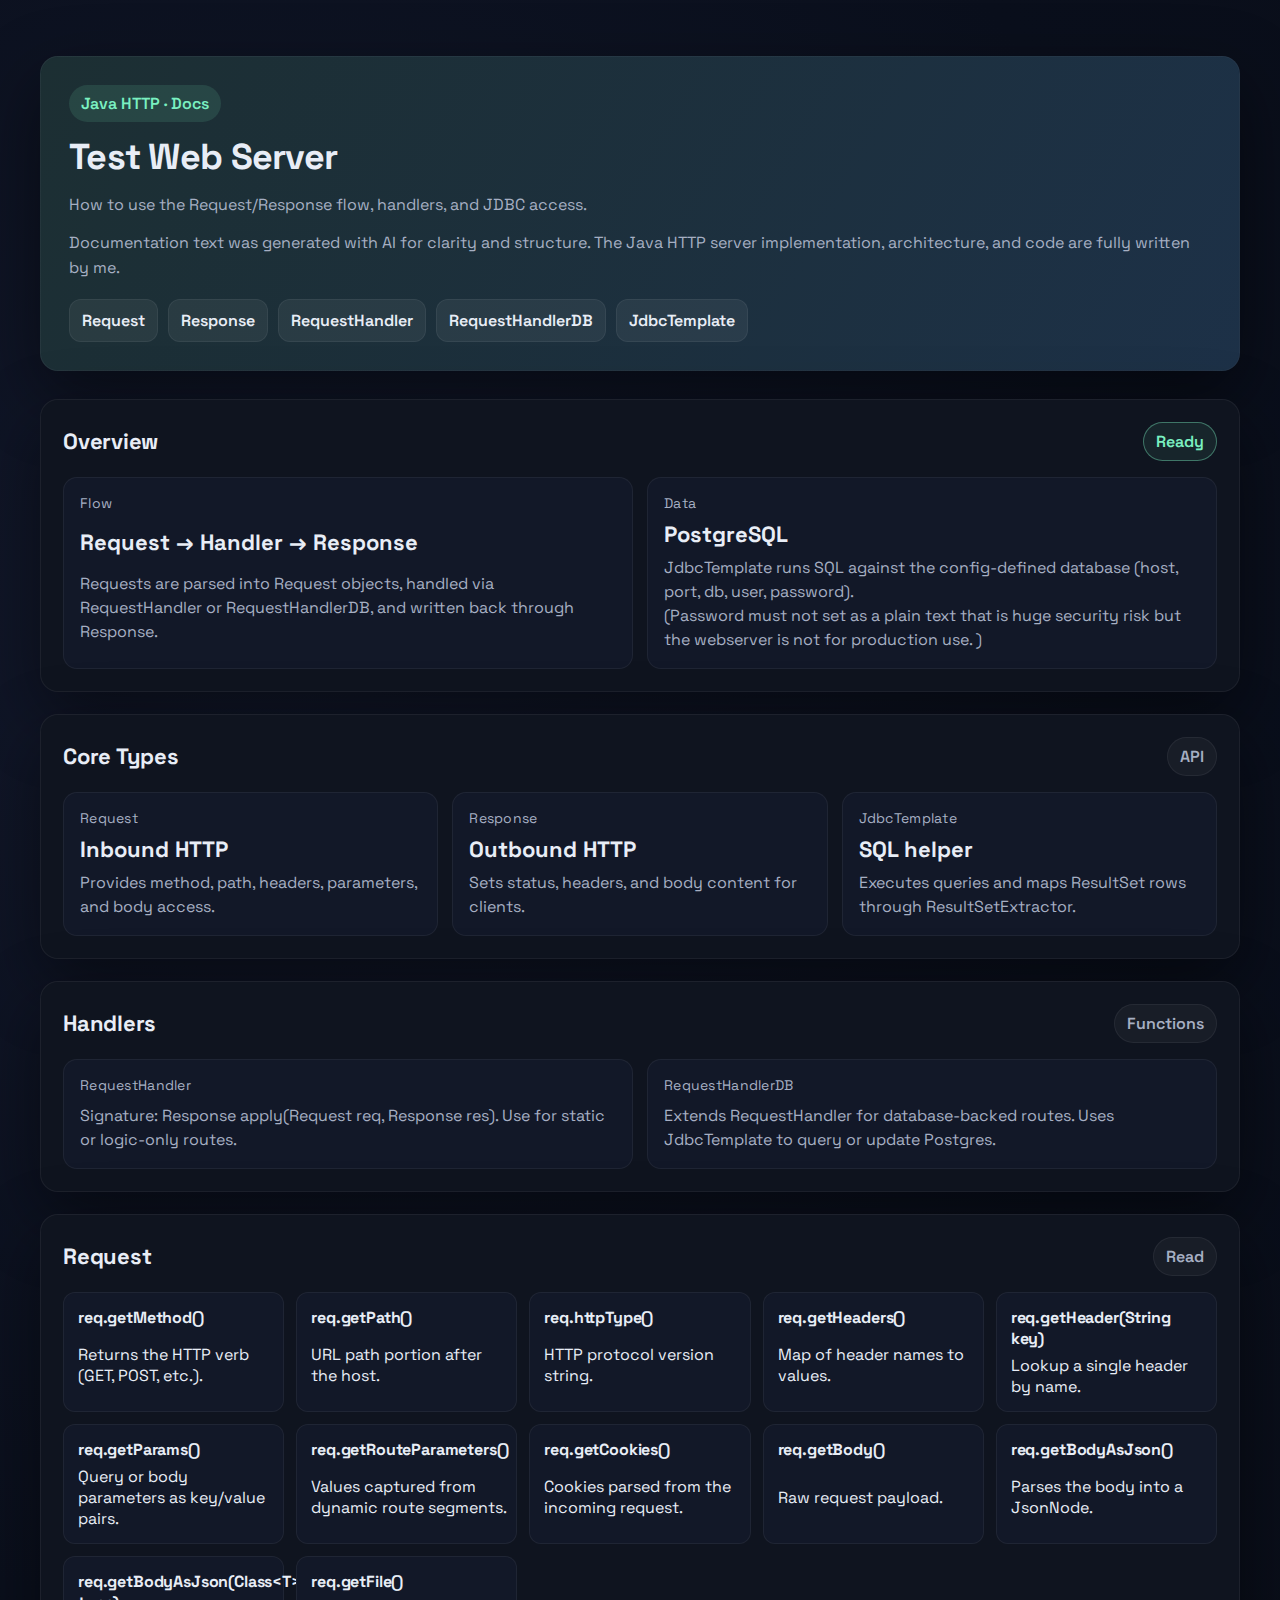
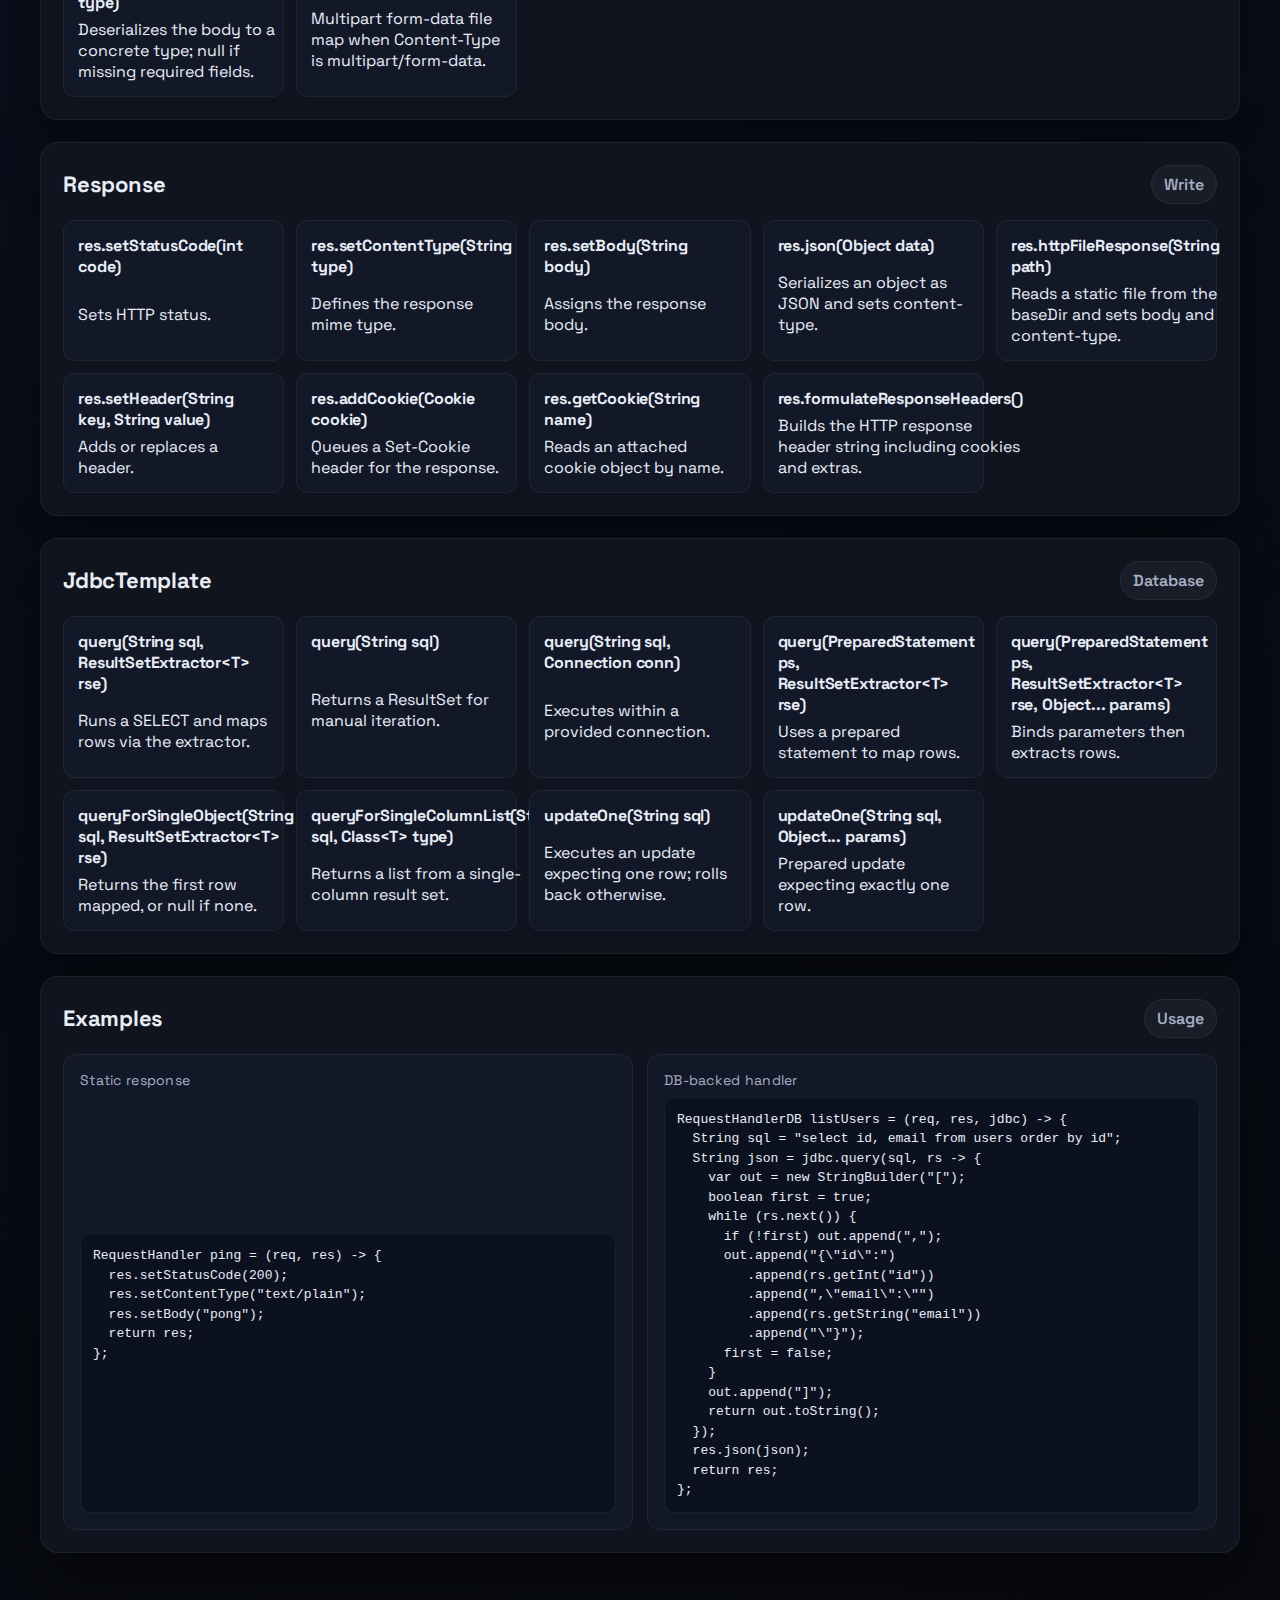
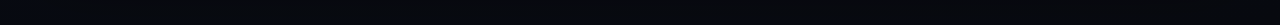
<file: www/index.html>
<!doctype html>
<html lang="en">
  <head>
    <meta charset="UTF-8" />
    <meta name="viewport" content="width=device-width, initial-scale=1.0" />
    <title>Test Web Server</title>
    <link rel="stylesheet" href="styles.css" />
  </head>
  <body>
    <div class="page">
      <header class="hero">
        <div class="badge">Java HTTP · Docs</div>
        <h1>Test Web Server</h1>
        <p>How to use the Request/Response flow, handlers, and JDBC access.</p>
        <p>
          Documentation text was generated with AI for clarity and structure.
          The Java HTTP server implementation, architecture, and code are fully
          written by me.
        </p>
        <div class="chips">
          <div class="chip">Request</div>
          <div class="chip">Response</div>
          <div class="chip">RequestHandler</div>
          <div class="chip">RequestHandlerDB</div>
          <div class="chip">JdbcTemplate</div>
        </div>
      </header>

      <main class="content">
        <section class="panel">
          <div class="panel-head">
            <h2>Overview</h2>
            <span class="pill success">Ready</span>
          </div>
          <div class="grid two">
            <div class="card">
              <div class="card-title">Flow</div>
              <div class="card-value">Request → Handler → Response</div>
              <p class="card-note">
                Requests are parsed into Request objects, handled via
                RequestHandler or RequestHandlerDB, and written back through
                Response.
              </p>
            </div>
            <div class="card">
              <div class="card-title">Data</div>
              <div class="card-value">PostgreSQL</div>
              <p class="card-note">
                JdbcTemplate runs SQL against the config-defined database (host,
                port, db, user, password).<br />
                (Password must not set as a plain text that is huge security
                risk but the webserver is not for production use. )
              </p>
            </div>
          </div>
        </section>

        <section class="panel">
          <div class="panel-head">
            <h2>Core Types</h2>
            <span class="pill neutral">API</span>
          </div>
          <div class="grid stats">
            <article class="card">
              <div class="card-title">Request</div>
              <div class="card-value">Inbound HTTP</div>
              <p class="card-note">
                Provides method, path, headers, parameters, and body access.
              </p>
            </article>
            <article class="card">
              <div class="card-title">Response</div>
              <div class="card-value">Outbound HTTP</div>
              <p class="card-note">
                Sets status, headers, and body content for clients.
              </p>
            </article>
            <article class="card">
              <div class="card-title">JdbcTemplate</div>
              <div class="card-value">SQL helper</div>
              <p class="card-note">
                Executes queries and maps ResultSet rows through
                ResultSetExtractor.
              </p>
            </article>
          </div>
        </section>

        <section class="panel">
          <div class="panel-head">
            <h2>Handlers</h2>
            <span class="pill neutral">Functions</span>
          </div>
          <div class="grid two">
            <div class="card card-compact">
              <div class="card-title">RequestHandler</div>
              <p class="card-note">
                Signature: Response apply(Request req, Response res). Use for
                static or logic-only routes.
              </p>
            </div>
            <div class="card card-compact">
              <div class="card-title">RequestHandlerDB</div>
              <p class="card-note">
                Extends RequestHandler for database-backed routes. Uses
                JdbcTemplate to query or update Postgres.
              </p>
            </div>
          </div>
        </section>

        <section class="panel">
          <div class="panel-head">
            <h2>Request</h2>
            <span class="pill neutral">Read</span>
          </div>
          <div class="api-grid">
            <div class="api">
              <div class="api-name">req.getMethod()</div>
              <p>Returns the HTTP verb (GET, POST, etc.).</p>
            </div>
            <div class="api">
              <div class="api-name">req.getPath()</div>
              <p>URL path portion after the host.</p>
            </div>
            <div class="api">
              <div class="api-name">req.httpType()</div>
              <p>HTTP protocol version string.</p>
            </div>
            <div class="api">
              <div class="api-name">req.getHeaders()</div>
              <p>Map of header names to values.</p>
            </div>
            <div class="api">
              <div class="api-name">req.getHeader(String key)</div>
              <p>Lookup a single header by name.</p>
            </div>
            <div class="api">
              <div class="api-name">req.getParams()</div>
              <p>Query or body parameters as key/value pairs.</p>
            </div>
            <div class="api">
              <div class="api-name">req.getRouteParameters()</div>
              <p>Values captured from dynamic route segments.</p>
            </div>
            <div class="api">
              <div class="api-name">req.getCookies()</div>
              <p>Cookies parsed from the incoming request.</p>
            </div>
            <div class="api">
              <div class="api-name">req.getBody()</div>
              <p>Raw request payload.</p>
            </div>
            <div class="api">
              <div class="api-name">req.getBodyAsJson()</div>
              <p>Parses the body into a JsonNode.</p>
            </div>
            <div class="api">
              <div class="api-name">req.getBodyAsJson(Class&lt;T&gt; type)</div>
              <p>
                Deserializes the body to a concrete type; null if missing
                required fields.
              </p>
            </div>
            <div class="api">
              <div class="api-name">req.getFile()</div>
              <p>
                Multipart form-data file map when Content-Type is
                multipart/form-data.
              </p>
            </div>
          </div>
        </section>

        <section class="panel">
          <div class="panel-head">
            <h2>Response</h2>
            <span class="pill neutral">Write</span>
          </div>
          <div class="api-grid">
            <div class="api">
              <div class="api-name">res.setStatusCode(int code)</div>
              <p>Sets HTTP status.</p>
            </div>
            <div class="api">
              <div class="api-name">res.setContentType(String type)</div>
              <p>Defines the response mime type.</p>
            </div>
            <div class="api">
              <div class="api-name">res.setBody(String body)</div>
              <p>Assigns the response body.</p>
            </div>
            <div class="api">
              <div class="api-name">res.json(Object data)</div>
              <p>Serializes an object as JSON and sets content-type.</p>
            </div>
            <div class="api">
              <div class="api-name">res.httpFileResponse(String path)</div>
              <p>
                Reads a static file from the baseDir and sets body and
                content-type.
              </p>
            </div>
            <div class="api">
              <div class="api-name">
                res.setHeader(String key, String value)
              </div>
              <p>Adds or replaces a header.</p>
            </div>
            <div class="api">
              <div class="api-name">res.addCookie(Cookie cookie)</div>
              <p>Queues a Set-Cookie header for the response.</p>
            </div>
            <div class="api">
              <div class="api-name">res.getCookie(String name)</div>
              <p>Reads an attached cookie object by name.</p>
            </div>
            <div class="api">
              <div class="api-name">res.formulateResponseHeaders()</div>
              <p>
                Builds the HTTP response header string including cookies and
                extras.
              </p>
            </div>
          </div>
        </section>

        <section class="panel">
          <div class="panel-head">
            <h2>JdbcTemplate</h2>
            <span class="pill neutral">Database</span>
          </div>
          <div class="api-grid">
            <div class="api">
              <div class="api-name">
                query(String sql, ResultSetExtractor&lt;T&gt; rse)
              </div>
              <p>Runs a SELECT and maps rows via the extractor.</p>
            </div>
            <div class="api">
              <div class="api-name">query(String sql)</div>
              <p>Returns a ResultSet for manual iteration.</p>
            </div>
            <div class="api">
              <div class="api-name">query(String sql, Connection conn)</div>
              <p>Executes within a provided connection.</p>
            </div>
            <div class="api">
              <div class="api-name">
                query(PreparedStatement ps, ResultSetExtractor&lt;T&gt; rse)
              </div>
              <p>Uses a prepared statement to map rows.</p>
            </div>
            <div class="api">
              <div class="api-name">
                query(PreparedStatement ps, ResultSetExtractor&lt;T&gt; rse,
                Object... params)
              </div>
              <p>Binds parameters then extracts rows.</p>
            </div>
            <div class="api">
              <div class="api-name">
                queryForSingleObject(String sql, ResultSetExtractor&lt;T&gt;
                rse)
              </div>
              <p>Returns the first row mapped, or null if none.</p>
            </div>
            <div class="api">
              <div class="api-name">
                queryForSingleColumnList(String sql, Class&lt;T&gt; type)
              </div>
              <p>Returns a list from a single-column result set.</p>
            </div>
            <div class="api">
              <div class="api-name">updateOne(String sql)</div>
              <p>Executes an update expecting one row; rolls back otherwise.</p>
            </div>
            <div class="api">
              <div class="api-name">
                updateOne(String sql, Object... params)
              </div>
              <p>Prepared update expecting exactly one row.</p>
            </div>
          </div>
        </section>

        <section class="panel">
          <div class="panel-head">
            <h2>Examples</h2>
            <span class="pill neutral">Usage</span>
          </div>
          <div class="grid two">
            <div class="card code-card">
              <div class="card-title">Static response</div>
              <pre><code>RequestHandler ping = (req, res) -&gt; {
  res.setStatusCode(200);
  res.setContentType("text/plain");
  res.setBody("pong");
  return res;
};</code></pre>
            </div>
            <div class="card code-card">
              <div class="card-title">DB-backed handler</div>
              <pre><code>RequestHandlerDB listUsers = (req, res, jdbc) -&gt; {
  String sql = "select id, email from users order by id";
  String json = jdbc.query(sql, rs -&gt; {
    var out = new StringBuilder("[");
    boolean first = true;
    while (rs.next()) {
      if (!first) out.append(",");
      out.append("{\"id\":")
         .append(rs.getInt("id"))
         .append(",\"email\":\"")
         .append(rs.getString("email"))
         .append("\"}");
      first = false;
    }
    out.append("]");
    return out.toString();
  });
  res.json(json);
  return res;
};</code></pre>
            </div>
          </div>
        </section>
      </main>
    </div>
    <script src="script.js"></script>
  </body>
</html>
</file>
<file: www/styles.css>
@import url("https://fonts.googleapis.com/css2?family=Space+Grotesk:wght@400;500;600;700&display=swap");

:root {
  --bg: #080a10;
  --panel: #0f141f;
  --card: #121828;
  --accent: #7af0c1;
  --accent-2: #5bb3ff;
  --text: #e8edf6;
  --muted: #a6afc3;
  --border: rgba(255, 255, 255, 0.06);
  --shadow: 0 25px 70px rgba(0, 0, 0, 0.45);
}

* {
  box-sizing: border-box;
  margin: 0;
  padding: 0;
}

body {
  font-family: "Space Grotesk", system-ui, sans-serif;
  background: radial-gradient(
    circle at 20% 20%,
    #12182b 0,
    #0a0f1c 35%,
    #080a10 100%
  );
  color: var(--text);
  min-height: 100vh;
  padding: 56px 18px 72px;
  display: flex;
  justify-content: center;
}

.page {
  width: min(1200px, 100%);
  display: flex;
  flex-direction: column;
  gap: 28px;
}

.hero {
  background:
    linear-gradient(120deg, rgba(122, 240, 193, 0.12), rgba(91, 179, 255, 0.18))
      border-box,
    var(--panel) padding-box;
  border: 1px solid var(--border);
  border-radius: 18px;
  padding: 28px;
  box-shadow: var(--shadow);
  display: grid;
  gap: 12px;
}

.hero h1 {
  font-size: 36px;
  letter-spacing: -0.02em;
}

.hero p {
  color: var(--muted);
  line-height: 1.6;
}

.badge {
  display: inline-flex;
  align-items: center;
  gap: 8px;
  font-weight: 600;
  padding: 8px 12px;
  border-radius: 999px;
  background: rgba(122, 240, 193, 0.12);
  color: var(--accent);
  width: fit-content;
}

.chips {
  display: flex;
  flex-wrap: wrap;
  gap: 10px;
  margin-top: 6px;
}

.chip {
  padding: 10px 12px;
  border-radius: 12px;
  background: rgba(255, 255, 255, 0.06);
  border: 1px solid var(--border);
  color: var(--text);
  font-weight: 600;
}

.content {
  display: flex;
  flex-direction: column;
  gap: 22px;
}

.panel {
  background: var(--panel);
  border-radius: 18px;
  border: 1px solid var(--border);
  padding: 22px;
  box-shadow: var(--shadow);
  display: grid;
  gap: 16px;
}

.panel-head {
  display: flex;
  align-items: center;
  justify-content: space-between;
  gap: 12px;
}

.panel h2 {
  font-size: 22px;
  letter-spacing: -0.01em;
}

.pill {
  padding: 8px 12px;
  border-radius: 999px;
  border: 1px solid var(--border);
  background: rgba(255, 255, 255, 0.04);
  color: var(--muted);
  font-weight: 600;
}

.pill.success {
  color: var(--accent);
  border-color: rgba(122, 240, 193, 0.4);
  background: rgba(122, 240, 193, 0.08);
}

.pill.neutral {
  color: var(--muted);
}

.grid {
  display: grid;
  gap: 14px;
}

.grid.stats {
  grid-template-columns: repeat(auto-fit, minmax(240px, 1fr));
}

.grid.two {
  grid-template-columns: repeat(auto-fit, minmax(260px, 1fr));
}

.card {
  background: var(--card);
  border: 1px solid var(--border);
  border-radius: 14px;
  padding: 16px;
  display: grid;
  gap: 8px;
  transition:
    transform 160ms ease,
    border-color 160ms ease;
}

.card:hover {
  transform: translateY(-4px);
  border-color: rgba(122, 240, 193, 0.35);
}

.card-title {
  color: var(--muted);
  font-size: 14px;
  letter-spacing: 0.02em;
}

.card-value {
  font-size: 22px;
  font-weight: 700;
}

.card-note {
  color: var(--muted);
  line-height: 1.5;
}

.card-compact {
  gap: 10px;
}

.meta-row {
  display: flex;
  align-items: center;
  justify-content: space-between;
  gap: 10px;
  font-size: 14px;
  color: var(--muted);
}

.meta-row strong {
  color: var(--text);
  letter-spacing: -0.01em;
}

.routes {
  display: grid;
  gap: 12px;
}

.route {
  display: flex;
  align-items: center;
  justify-content: space-between;
  gap: 16px;
  padding: 16px;
  border-radius: 12px;
  background: var(--card);
  border: 1px solid var(--border);
}

.route strong {
  font-size: 16px;
}

.route p {
  color: var(--muted);
  margin-top: 6px;
  line-height: 1.5;
}

.tag {
  padding: 8px 12px;
  border-radius: 12px;
  background: rgba(91, 179, 255, 0.12);
  color: var(--accent-2);
  border: 1px solid rgba(91, 179, 255, 0.4);
  font-weight: 700;
}

.notes {
  display: grid;
  grid-template-columns: repeat(auto-fit, minmax(180px, 1fr));
  gap: 12px;
}

.note {
  background: var(--card);
  border: 1px solid var(--border);
  border-radius: 12px;
  padding: 14px;
  display: grid;
  gap: 6px;
}

.note span {
  color: var(--muted);
  font-size: 13px;
}

.note strong {
  font-size: 16px;
  letter-spacing: -0.01em;
}

.success-text {
  color: var(--accent);
}

.api-grid {
  display: grid;
  grid-template-columns: repeat(auto-fit, minmax(220px, 1fr));
  gap: 12px;
}

.api {
  background: var(--card);
  border: 1px solid var(--border);
  border-radius: 12px;
  padding: 14px;
  display: grid;
  gap: 6px;
}

.api-name {
  font-weight: 700;
  letter-spacing: -0.01em;
}

.code-card pre {
  background: #0c1120;
  border: 1px solid var(--border);
  border-radius: 10px;
  padding: 12px;
  color: var(--text);
  font-family: "JetBrains Mono", "SFMono-Regular", Menlo, Consolas, monospace;
  font-size: 13px;
  line-height: 1.5;
  overflow-x: auto;
}

.code-card code {
  white-space: pre;
  display: block;
}

@media (max-width: 640px) {
  body {
    padding: 28px 14px 56px;
  }

  .hero h1 {
    font-size: 30px;
  }
}
</file>
